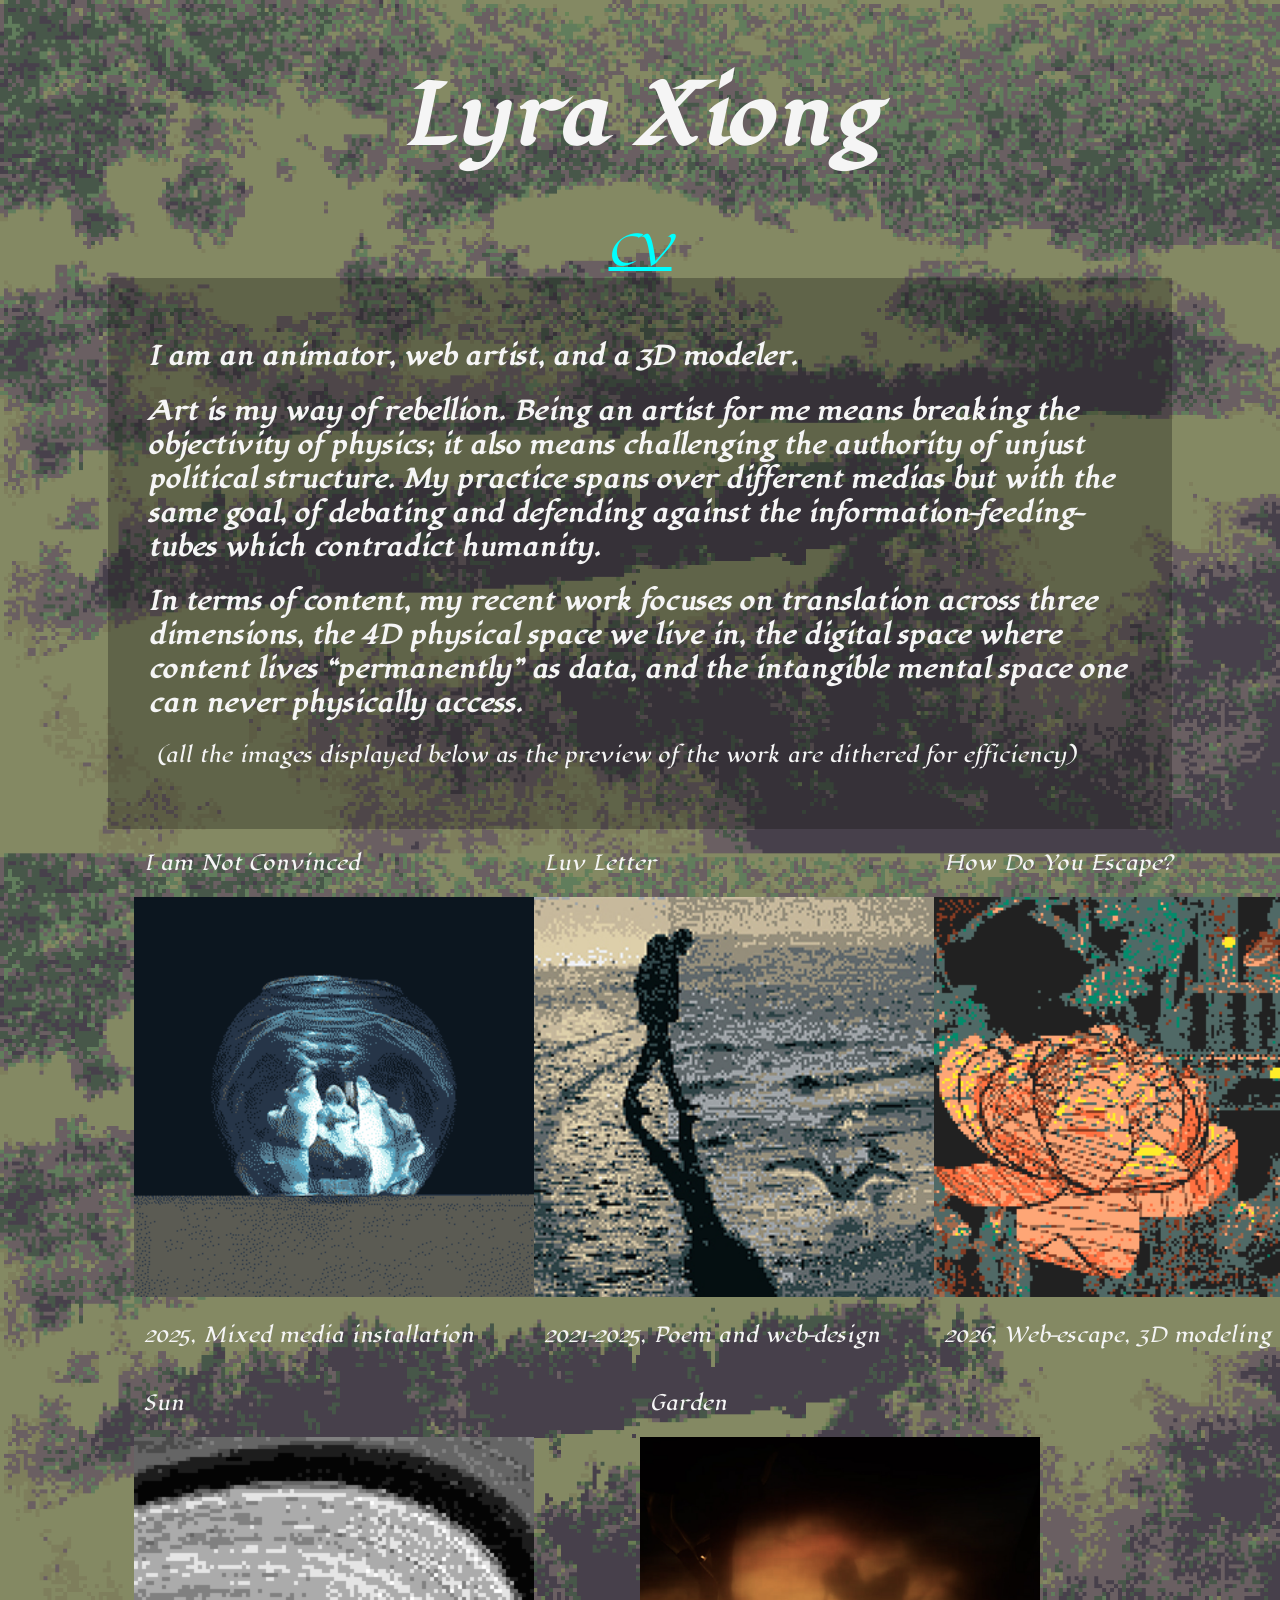
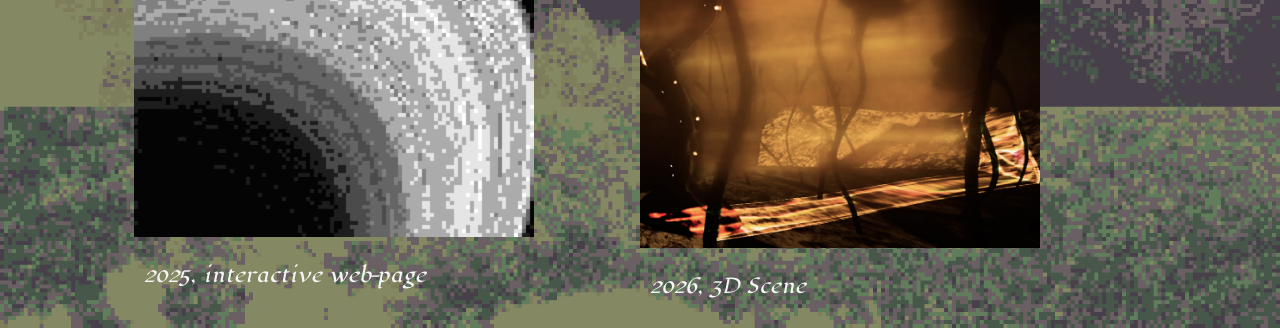
<file: index.html>
<!doctype html>
<html lang="en">
    <head>
        <meta charset="UTF-8" />
        <link rel="stylesheet" type="text/css" href="./style.css" />
        <title>Lyra Xiong</title>
    </head>
    <body>
        <div class="heading">
            <h1>Lyra Xiong</h1>
            <a href="./CV/">CV</a>
            <!--<a href="./Sun/">Sun</a>-->
        </div>
        <div class="paragraph">
            <h2>I am an animator, web artist, and a 3D modeler.</h2>
            <h2>
                Art is my way of rebellion. Being an artist for me means breaking the objectivity of physics; it also
                means challenging the authority of unjust political structure. My practice spans over different medias
                but with the same goal, of debating and defending against the information-feeding-tubes which contradict
                humanity.
            </h2>
            <h2>
                In terms of content, my recent work focuses on translation across three dimensions, the 4D physical
                space we live in, the digital space where content lives “permanently” as data, and the intangible mental
                space one can never physically access.
            </h2>
            <p>(all the images displayed below as the preview of the work are dithered for efficiency)</p>
        </div>
        <div class="imgGrid">
            <!--I am not Convinced-->
            <div class="column">
                <div class="container">
                    <p>I am Not Convinced</p>

                    <a href="./IamNotConvinced/" class="block-link">
                        <img class="initial" src="dither_ImNot.jpg" width="400px" alt="Initial Image" />
                        <img class="hover-image" src="IamNot_optimize.gif" width="400px" alt="Hover Image" />
                    </a>
                    <p>2025, Mixed media installation</p>
                </div>
            </div>
            <!--end of I am not Convinced-->
            <!--Luv Letter-->
            <div class="column">
                <div class="container">
                    <p>Luv Letter</p>
                    <a href="./LuvLetter/" class="block-link">
                        <img class="initial" src="Luvletter_ini.jpg" width="400px" alt="Initial Image" />
                        <img class="hover-image" src="WalkMan_resize.gif" width="400px" alt="Hover Image" />
                    </a>
                    <p>2021-2025, Poem and web-design</p>
                </div>
            </div>
            <!--how do you escape-->
            <!--end of Luv Letter-->
            <div class="column">
                <div class="container">
                    <p>How Do You Escape?</p>
                    <a href="./HowDoYouEscape%20-%20Copy/" class="block-link">
                        <img class="initial" src="dither_lotus1.jpg" width="400px" alt="Initial Image" />
                        <img class="hover-image" src="dither_lotus2.jpg" width="400px" alt="Hover Image" />
                    </a>
                    <p>2026, Web-escape, 3D modeling</p>
                    <!--end of escape-->
                </div>
            </div>
        </div>

        <div class="imgGrid">
            <!--Sun-->
            <div class="column">
                <div class="container">
                    <p>Sun</p>
                    <a href="./Sun/" class="block-link">
                        <img class="initial" src="sun_dith.jpg" width="400px" alt="Initial Image" />
                        <img class="hover-image" src="Sun_rez.gif" width="400px" alt="Hover Image" />
                    </a>
                    <p>2025, interactive web-page</p>
                </div>
            </div>
            <!--Sun-->
            <div class="column">
                <div class="container">
                    <p>Garden</p>
                    <a href="./FinalProj/" class="block-link">
                        <img class="initial" src="CrystalTree.jpg" width="400px" alt="Initial Image" />
                        <img class="hover-image" src="CrystalTree_rez.gif" width="400px" alt="Hover Image" />
                    </a>
                    <p>2026, 3D Scene</p>
                </div>
            </div>
        </div>
    </body>
</html>
</file>
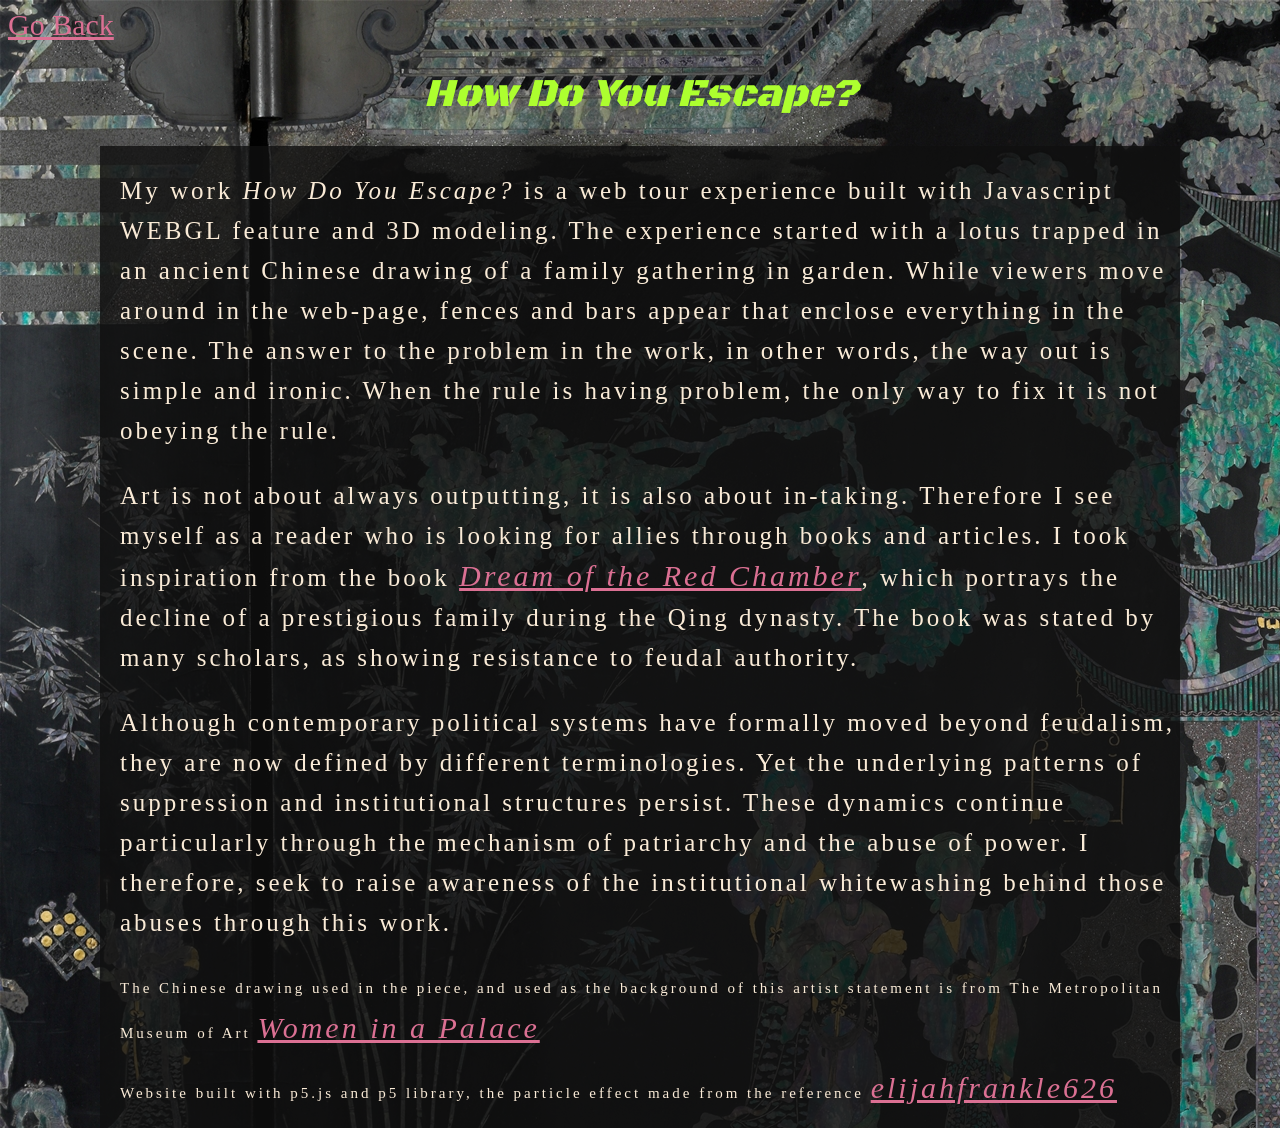
<file: ArtistStatement/index.html>
<!doctype html>
<html lang="en">
    <head>
        <meta charset="UTF-8" />
        <title>Artist Statement</title>
        <link rel="stylesheet" type="text/css" href="style.css" />
    </head>
    <body>
        <a href="../HowDoYouEscape%20-%20Copy/">Go Back</a>
        <h1>How Do You Escape?</h1>

        <div class="content">
            <p>
                My work <i>How Do You Escape?</i> is a web tour experience built with Javascript WEBGL feature and 3D
                modeling. The experience started with a lotus trapped in an ancient Chinese drawing of a family
                gathering in garden. While viewers move around in the web-page, fences and bars appear that enclose
                everything in the scene. The answer to the problem in the work, in other words, the way out is simple
                and ironic. When the rule is having problem, the only way to fix it is not obeying the rule.
            </p>
            <p>
                Art is not about always outputting, it is also about in-taking. Therefore I see myself as a reader who
                is looking for allies through books and articles. I took inspiration from the book
                <a href="https://theme.npm.edu.tw/NPMdreamredchamber/en"><i>Dream of the Red Chamber</i></a
                >, which portrays the decline of a prestigious family during the Qing dynasty. The book was stated by
                many scholars, as showing resistance to feudal authority. 
            </p>
            <p>
                Although contemporary political systems have formally moved beyond feudalism, they are now defined by
                different terminologies. Yet the underlying patterns of suppression and institutional structures
                persist. These dynamics continue particularly through the mechanism of patriarchy and the abuse of
                power. I therefore, seek to raise awareness of the institutional whitewashing behind those abuses
                through this work.
            </p>
            <div class="smaller">
                <p>
                    The Chinese drawing used in the piece, and used as the background of this artist statement is from
                    The Metropolitan Museum of Art
                    <i><a href="https://www.metmuseum.org/art/collection/search/57821">Women in a Palace</a></i>
                </p>
                <p>
                    Website built with p5.js and p5 library, the particle effect made from the reference
                    <i><a href="https://editor.p5js.org/elijahfrankle626/sketches/wfc5HpQ9g">elijahfrankle626</a></i>
                </p>
            </div>
        </div>
    </body>
</html>
</file>
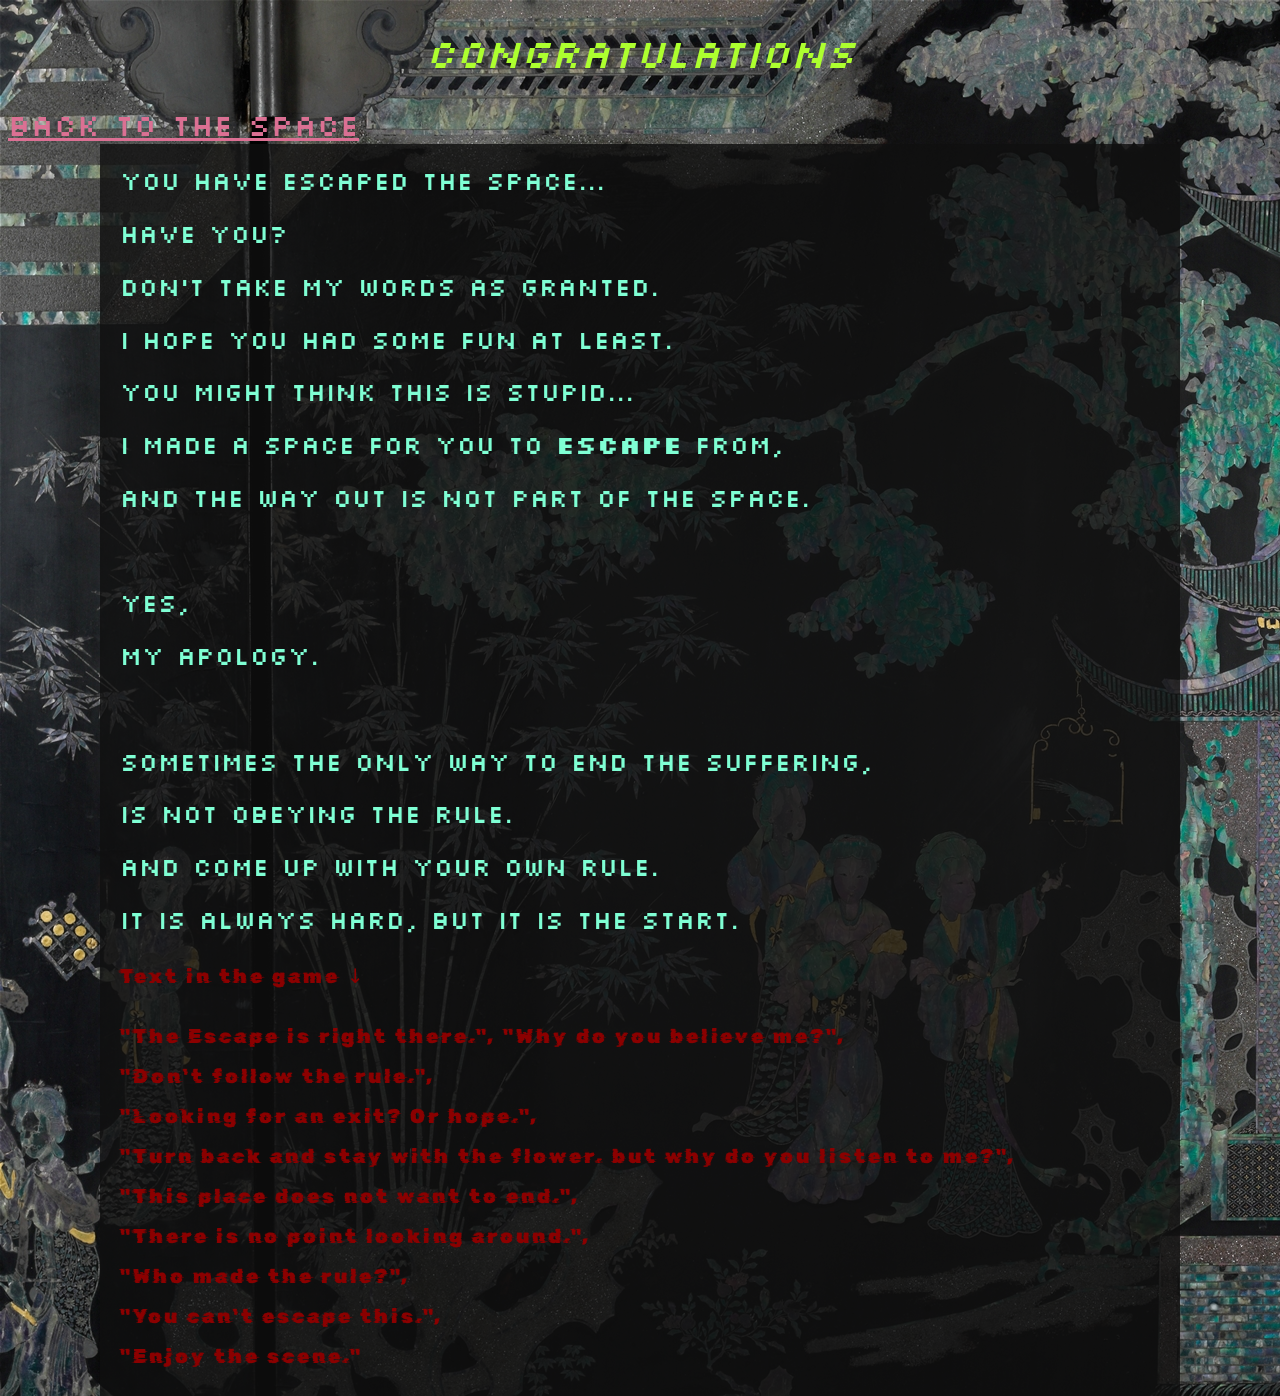
<file: Congratulations/index.html>
<!doctype html>
<html lang="en">
    <head>
        <meta charset="UTF-8" />
        <title>Congratulations</title>
        <link rel="stylesheet" type="text/css" href="style.css" />
    </head>
    <body>
        <h1>Congratulations</h1>
        <a href="../HowDoYouEscape%20-%20Copy/">Back to the space</a>
        <div class="content">
            <h2>You have escaped the space...</h2>
            <h2>Have you?</h2>
            <h2>Don't take my words as granted.</h2>
            <h2>I hope you had some fun at least.</h2>
            <h2>You might think this is stupid...</h2>
            <h2>I made a space for you to <strong>escape</strong> from,</h2>
            <h2>And the way out is NOT part of the space.</h2>
            <br />
            <h2>Yes,</h2>
            <h2>My apology.</h2>
          
            <br>
            <h2>Sometimes the only way to end the suffering,</h2>
            <h2>Is not obeying the rule.</h2>
            <h2>And come up with your own rule.</h2>
            <h2>It is always hard, but it is the start.</h2>
            <p>Text in the game ↓</p>
            <p>"The Escape is right there.",
  "Why do you believe me?",
                <br>
  "Don't follow the rule.",
                <br>
  "Looking for an exit? Or hope.",
                <br>
  "Turn back and stay with the flower. but why do you listen to me?",
                <br>
  "This place does not want to end.",
                <br>
  "There is no point looking around.",
                <br>
  "Who made the rule?",
                <br>
  "You can't escape this.",
                <br>
  "Enjoy the scene."</p>
        </div>
    </body>
</html>
</file>
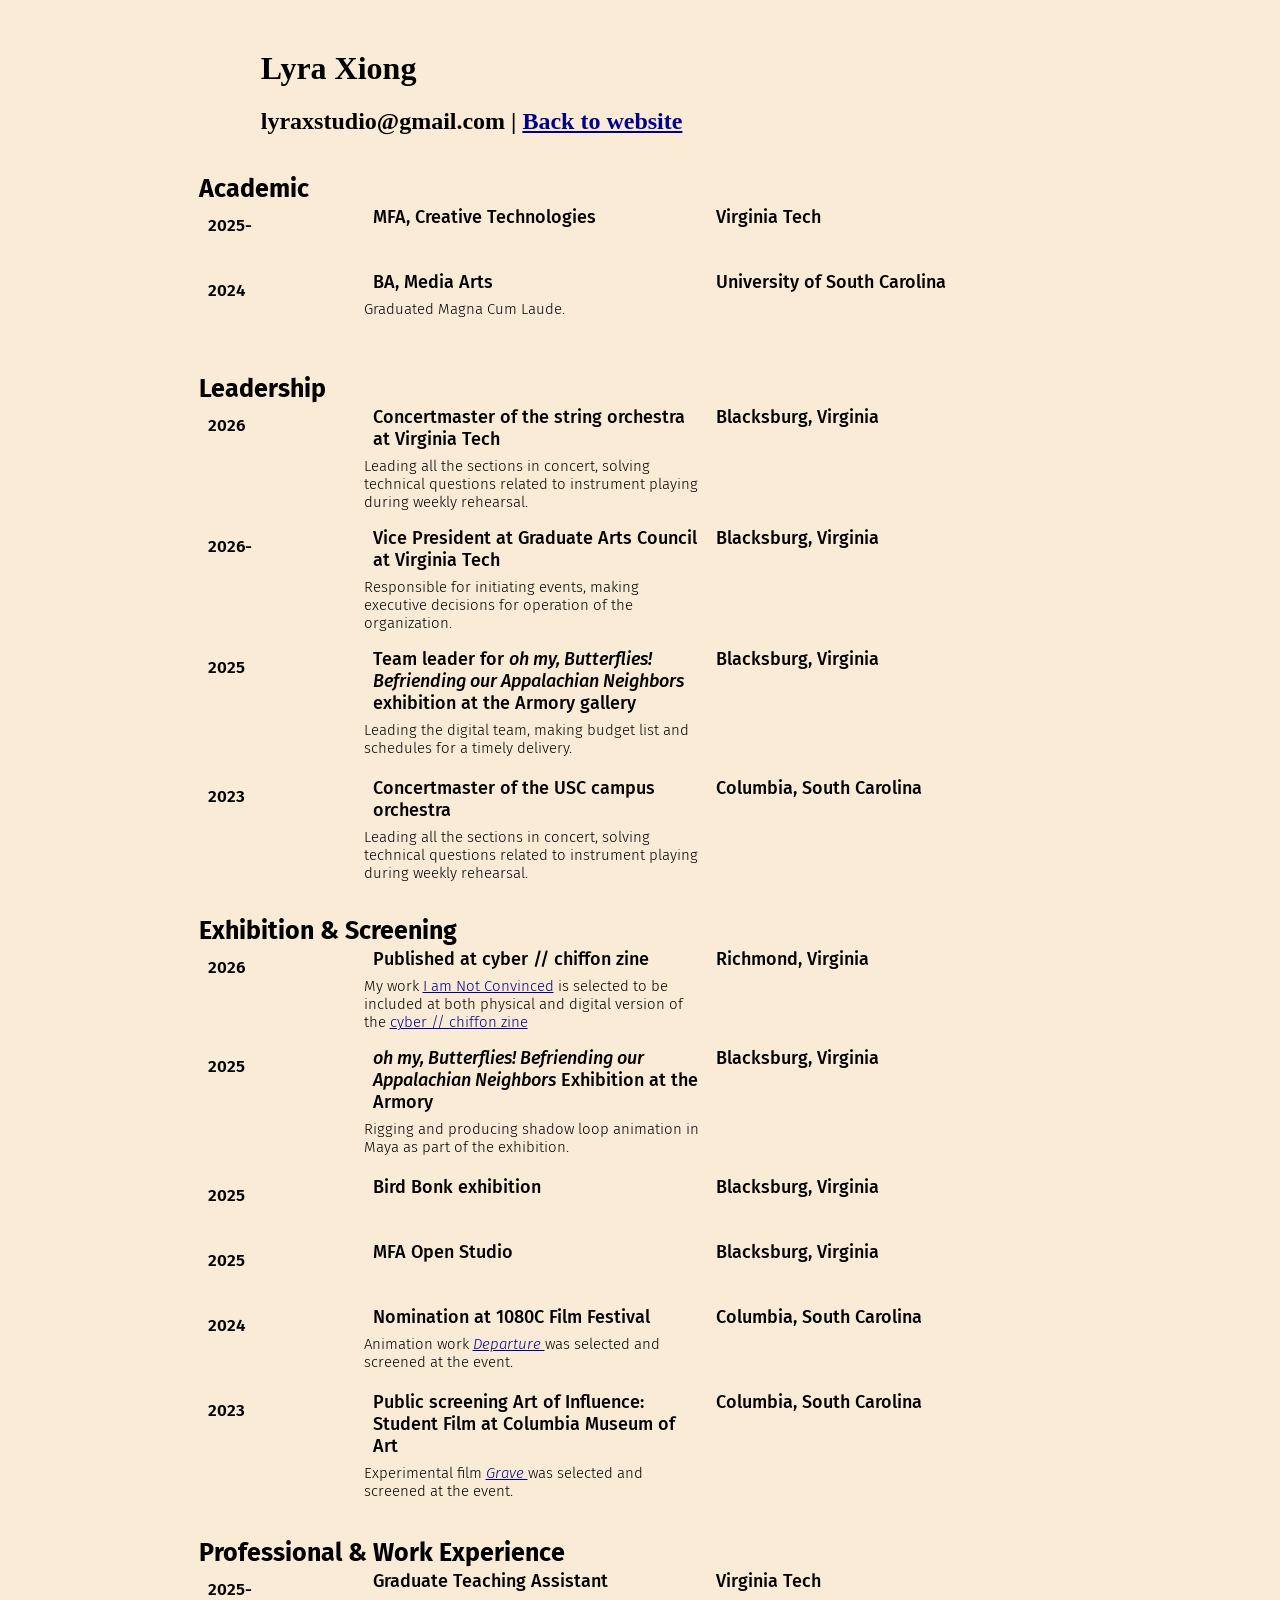
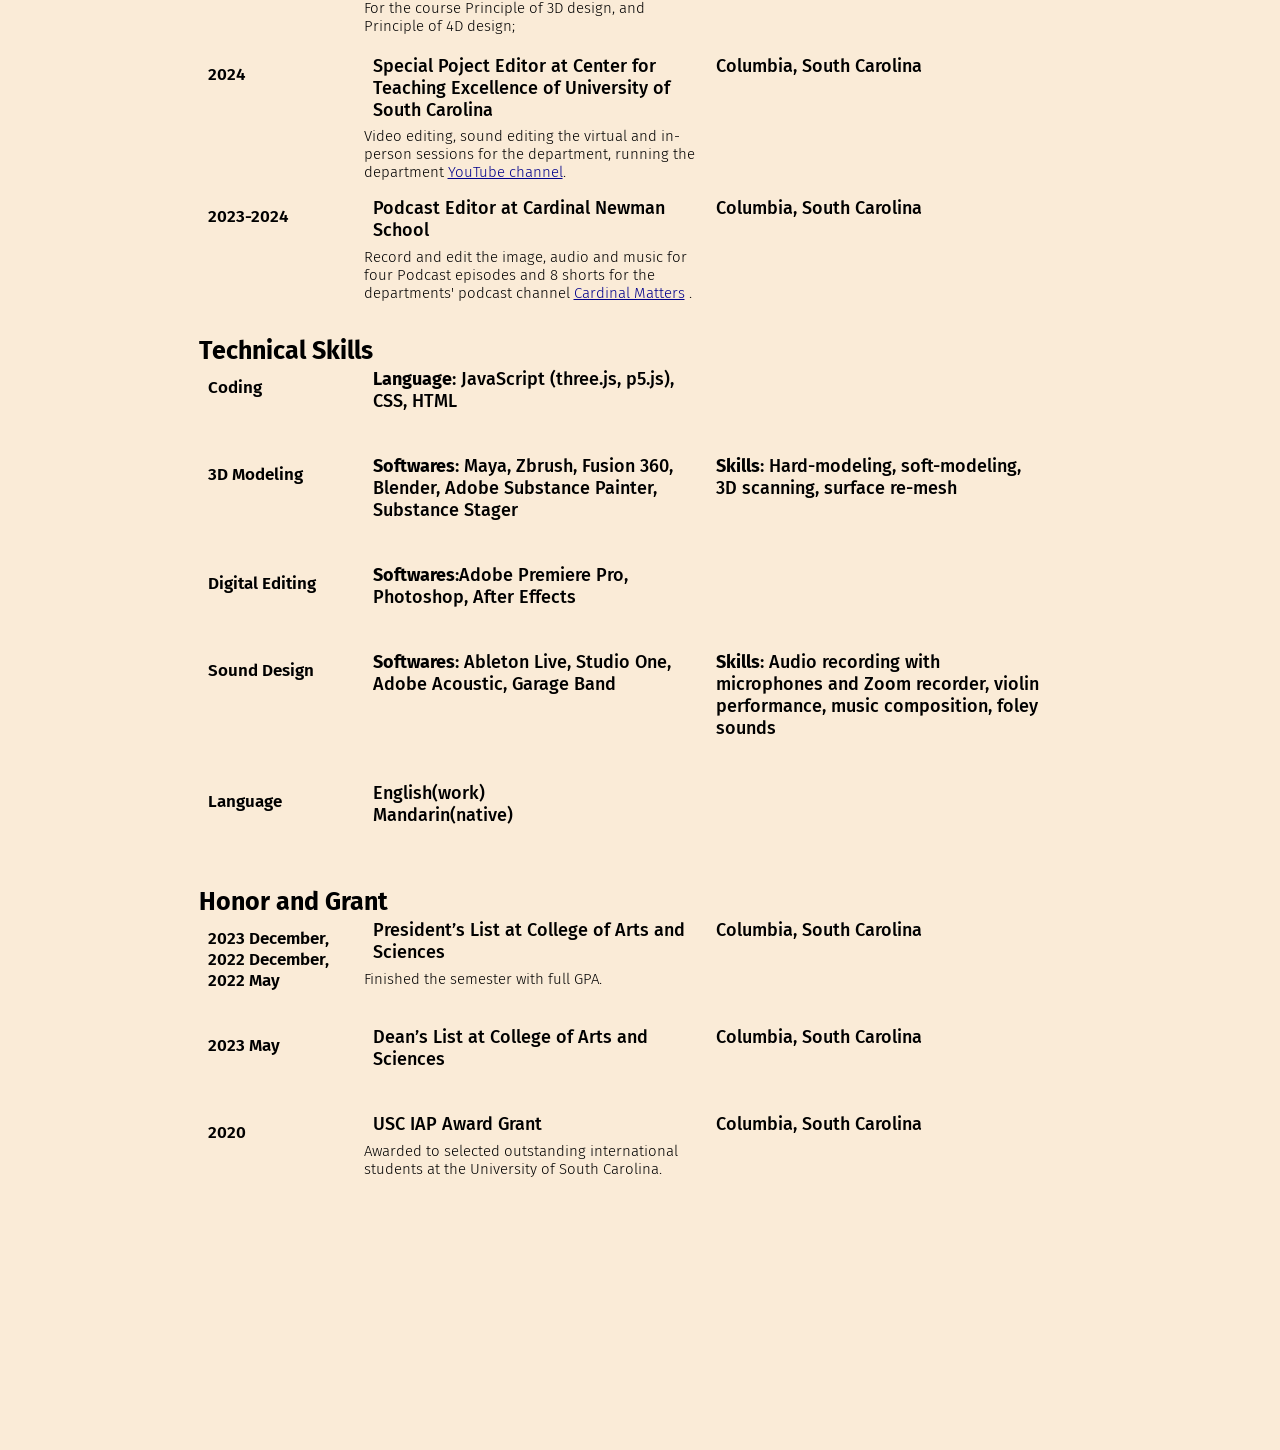
<file: CV/index.html>
<!doctype html>
<html lang="en">
    <head>
        <meta charset="UTF-8" />
        <link rel="stylesheet" type="text/css" href="./style.css" />
        <title>Lyra Xiong CV</title>
    </head>
    <body>
        <div class="titleWrap">
            <h1>Lyra Xiong</h1>
            <h2>lyraxstudio@gmail.com | <a href="https://lyraxstudio-lyra.github.io/lyraxiong/">Back to website</a></h2>
        </div>
        <!-- h3 are for the category, h4 for title, p for location>
        <div class="pageWrap">
            <!--<div class="head">-->
        <br />
        <div class="pageWrap">
            <h3>Academic</h3>

            <!--<h3>2026 Janurary - Present</h3>-->

            <div class="content">
                <h4>2025-</h4>
                <h6>MFA, Creative Technologies</h6>
                <h6>Virginia Tech</h6>
            </div>
            <div class="content">
                <h4>2024</h4>
                <h6>BA, Media Arts</h6>
                <h6>University of South Carolina</h6>
            </div>
            <div class="detail">
                <h4></h4>
                <p>Graduated Magna Cum Laude.</p>
                <p></p>
            </div>
            <br />

            <h3>Leadership</h3>
            <div class="content">
                <h4>2026</h4>
                <h6>Concertmaster of the string orchestra at Virginia Tech</h6>
                <h6>Blacksburg, Virginia</h6>
            </div>
            <div class="detail">
                <h4></h4>
                <p>
                    Leading all the sections in concert, solving technical questions related to instrument playing
                    during weekly rehearsal.
                </p>
                <p></p>
            </div>

            <div class="content">
                <h4>2026-</h4>
                <h6>Vice President at Graduate Arts Council at Virginia Tech</h6>
                <h6>Blacksburg, Virginia</h6>
            </div>
            <div class="detail">
                <h4></h4>
                <p>Responsible for initiating events, making executive decisions for operation of the organization.</p>
                <p></p>
            </div>
            <div class="content">
                <h4>2025</h4>
                <h6>
                    Team leader for <i>oh my, Butterflies! Befriending our Appalachian Neighbors </i> exhibition at the
                    Armory gallery
                </h6>
                <h6>Blacksburg, Virginia</h6>
            </div>
            <div class="detail">
                <h4></h4>
                <p>Leading the digital team, making budget list and schedules for a timely delivery.</p>
                <p></p>
            </div>
            <div class="content">
                <h4>2023</h4>
                <h6>Concertmaster of the USC campus orchestra</h6>
                <h6>Columbia, South Carolina</h6>
            </div>
            <div class="detail">
                <h4></h4>
                <p>
                    Leading all the sections in concert, solving technical questions related to instrument playing
                    during weekly rehearsal.
                </p>
                <p></p>
            </div>

            <br />
            <h3>Exhibition & Screening</h3>
             <div class="content">
                <h4>2026</h4>
                <h6>Published at cyber // chiffon zine</h6>
                <h6>Richmond, Virginia</h6>
            </div>
            <div class="detail">
                <h4></h4>
                <p>My work <a href="../IamNotConvinced/">I am Not Convinced</a> is selected to be included at both physical and digital version of the <a href="https://www.instagram.com/cyberchiffon/">cyber // chiffon zine</a></p>
                <p></p>
            </div>
            <div class="content">
                <h4>2025</h4>
                <h6><i>oh my, Butterflies! Befriending our Appalachian Neighbors</i> Exhibition at the Armory</h6>
                <h6>Blacksburg, Virginia</h6>
            </div>
            <div class="detail">
                <h4></h4>
                <p>Rigging and producing shadow loop animation in Maya as part of the exhibition.</p>
                <p></p>
            </div>
            <div class="content">
                <h4>2025</h4>
                <h6>Bird Bonk exhibition</h6>
                <h6>Blacksburg, Virginia</h6>
            </div>
            <div class="content">
                <h4>2025</h4>
                <h6>MFA Open Studio</h6>
                <h6>Blacksburg, Virginia</h6>
            </div>
            <div class="content">
                <h4>2024</h4>
                <h6>Nomination at 1080C Film Festival</h6>
                <h6>Columbia, South Carolina</h6>
            </div>
            <div class="detail">
                <h4></h4>
                <p>
                    Animation work <a href="https://youtu.be/CHImro8m7SA"><i>Departure </i></a>was selected and screened
                    at the event.
                </p>
                <p></p>
            </div>
            <div class="content">
                <h4>2023</h4>
                <h6>Public screening Art of Influence: Student Film at Columbia Museum of Art</h6>
                <h6>Columbia, South Carolina</h6>
            </div>
            <div class="detail">
                <h4></h4>
                <p>
                    Experimental film <a href="https://youtu.be/HVEEnCjAOaQ"><i>Grave </i></a> was selected and screened
                    at the event.
                </p>
                <p></p>
            </div>

            <br />
            <h3>Professional & Work Experience</h3>

            <div class="content">
                <h4>2025-</h4>
                <h6>Graduate Teaching Assistant</h6>
                <h6>Virginia Tech</h6>
            </div>
            <div class="detail">
                <h4></h4>
                <p>For the course Principle of 3D design, and Principle of 4D design;</p>
                <p></p>
            </div>
            <div class="content">
                <h4>2024</h4>
                <h6>Special Poject Editor at Center for Teaching Excellence of University of South Carolina</h6>
                <h6>Columbia, South Carolina</h6>
            </div>
            <div class="detail">
                <h4></h4>
                <p>
                    Video editing, sound editing the virtual and in-person sessions for the department, running the
                    department <a href="https://www.youtube.com/@UnivSouthCarolinaCTE/videos">YouTube channel</a>.
                </p>
                <p></p>
            </div>
            <div class="content">
                <h4>2023-2024</h4>
                <h6>Podcast Editor at Cardinal Newman School</h6>
                <h6>Columbia, South Carolina</h6>
            </div>
            <div class="detail">
                <h4></h4>
                <p>
                    Record and edit the image, audio and music for four Podcast episodes and 8 shorts for the
                    departments' podcast channel
                    <a href="https://www.cnhs.org/student-life/media">Cardinal Matters</a> .
                </p>
                <p></p>
            </div>
            <br />
            <h3>Technical Skills</h3>
            <div class="content">
                <h4>Coding</h4>
                <h6><strong>Language</strong>: JavaScript (three.js, p5.js), CSS, HTML</h6>
                <h6></h6>
            </div>
            <div class="content">
                <h4>3D Modeling</h4>
                <h6>
                    <strong>Softwares</strong>: Maya, Zbrush, Fusion 360, Blender, Adobe Substance Painter, Substance
                    Stager
                </h6>
                <h6><strong>Skills</strong>: Hard-modeling, soft-modeling, 3D scanning, surface re-mesh</h6>
            </div>
            <div class="content">
                <h4>Digital Editing</h4>
                <h6><strong>Softwares</strong>:Adobe Premiere Pro, Photoshop, After Effects</h6>
                <h6></h6>
            </div>
            <div class="content">
                <h4>Sound Design</h4>
                <h6><strong>Softwares</strong>: Ableton Live, Studio One, Adobe Acoustic, Garage Band</h6>
                <h6>
                    <strong>Skills</strong>: Audio recording with microphones and Zoom recorder, violin performance,
                    music composition, foley sounds
                </h6>
            </div>
            <div class="content">
                <h4>Language</h4>
                <h6>
                    English(work) <br />
                    Mandarin(native)
                </h6>
                <h6></h6>
            </div>
            <br />
            <h3>Honor and Grant</h3>
            <div class="content">
                <h4>2023 December, 2022 December, 2022 May</h4>
                <h6>President’s List at College of Arts and Sciences</h6>
                <h6>Columbia, South Carolina</h6>
            </div>
            <div class="detail">
                <h4></h4>
                <p>Finished the semester with full GPA.</p>
                <p></p>
            </div>
            <div class="content">
                <h4>2023 May</h4>
                <h6>Dean’s List at College of Arts and Sciences</h6>
                <h6>Columbia, South Carolina</h6>
            </div>
            <div class="content">
                <h4>2020</h4>
                <h6>USC IAP Award Grant</h6>
                <h6>Columbia, South Carolina</h6>
            </div>
            <div class="detail">
                <h4></h4>
                <p>Awarded to selected outstanding international students at the University of South Carolina.</p>
                <p></p>
            </div>
        </div>
    </body>
</html>
</file>
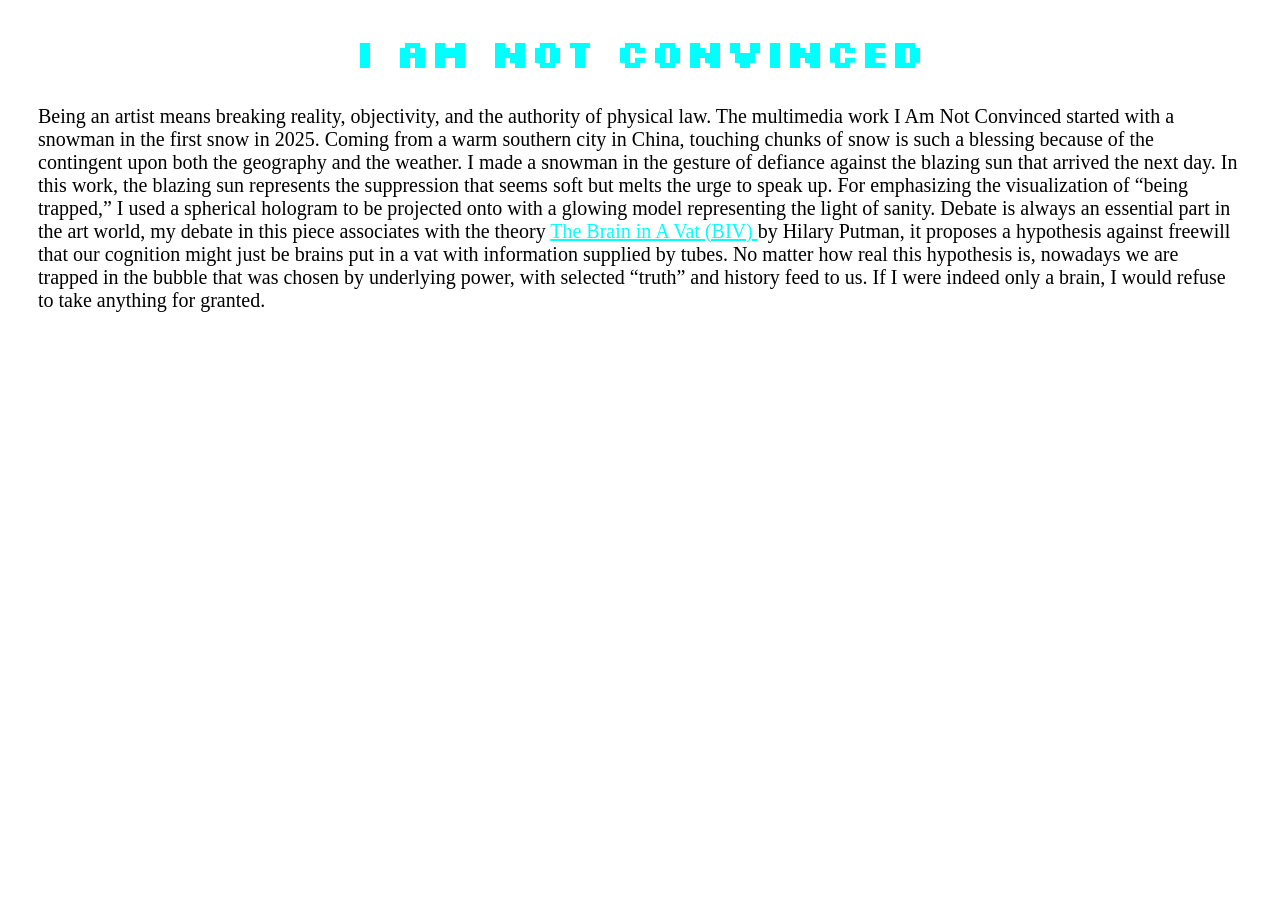
<file: IamNotConvinced/index.html>
<!doctype html>
<html lang="en">
    <head>
        <meta charset="UTF-8" />
        <link rel="stylesheet" type="text/css" href="./style.css" />
        <title>I am Not Convinced</title>
    </head>
    <body>
        <div class="title">
            <h1>I am Not Convinced</h1>
        </div>
        <div class="wrap">
        <p>
            Being an artist means breaking reality, objectivity, and the authority of physical law. The multimedia work
            I Am Not Convinced started with a snowman in the first snow in 2025. Coming from a warm southern city in
            China, touching chunks of snow is such a blessing because of the contingent upon both the geography and the
            weather. I made a snowman in the gesture of defiance against the blazing sun that arrived the next day. In
            this work, the blazing sun represents the suppression that seems soft but melts the urge to speak up. For
            emphasizing the visualization of “being trapped,” I used a spherical hologram to be projected onto with a
            glowing model representing the light of sanity. Debate is always an essential part in the art world, my
            debate in this piece associates with the theory
            <a href="https://philosophy.as.uky.edu/sites/default/files/Brains%20in%20a%20Vat%20-%20Hilary%20Putnam.pdf"
                >The Brain in A Vat (BIV)
            </a>
            by Hilary Putman, it proposes a hypothesis against freewill that our cognition might just be brains put in a
            vat with information supplied by tubes. No matter how real this hypothesis is, nowadays we are trapped in
            the bubble that was chosen by underlying power, with selected “truth” and history feed to us. If I were
            indeed only a brain, I would refuse to take anything for granted.
        </p>
            </div>
    </body>
</html>
</file>
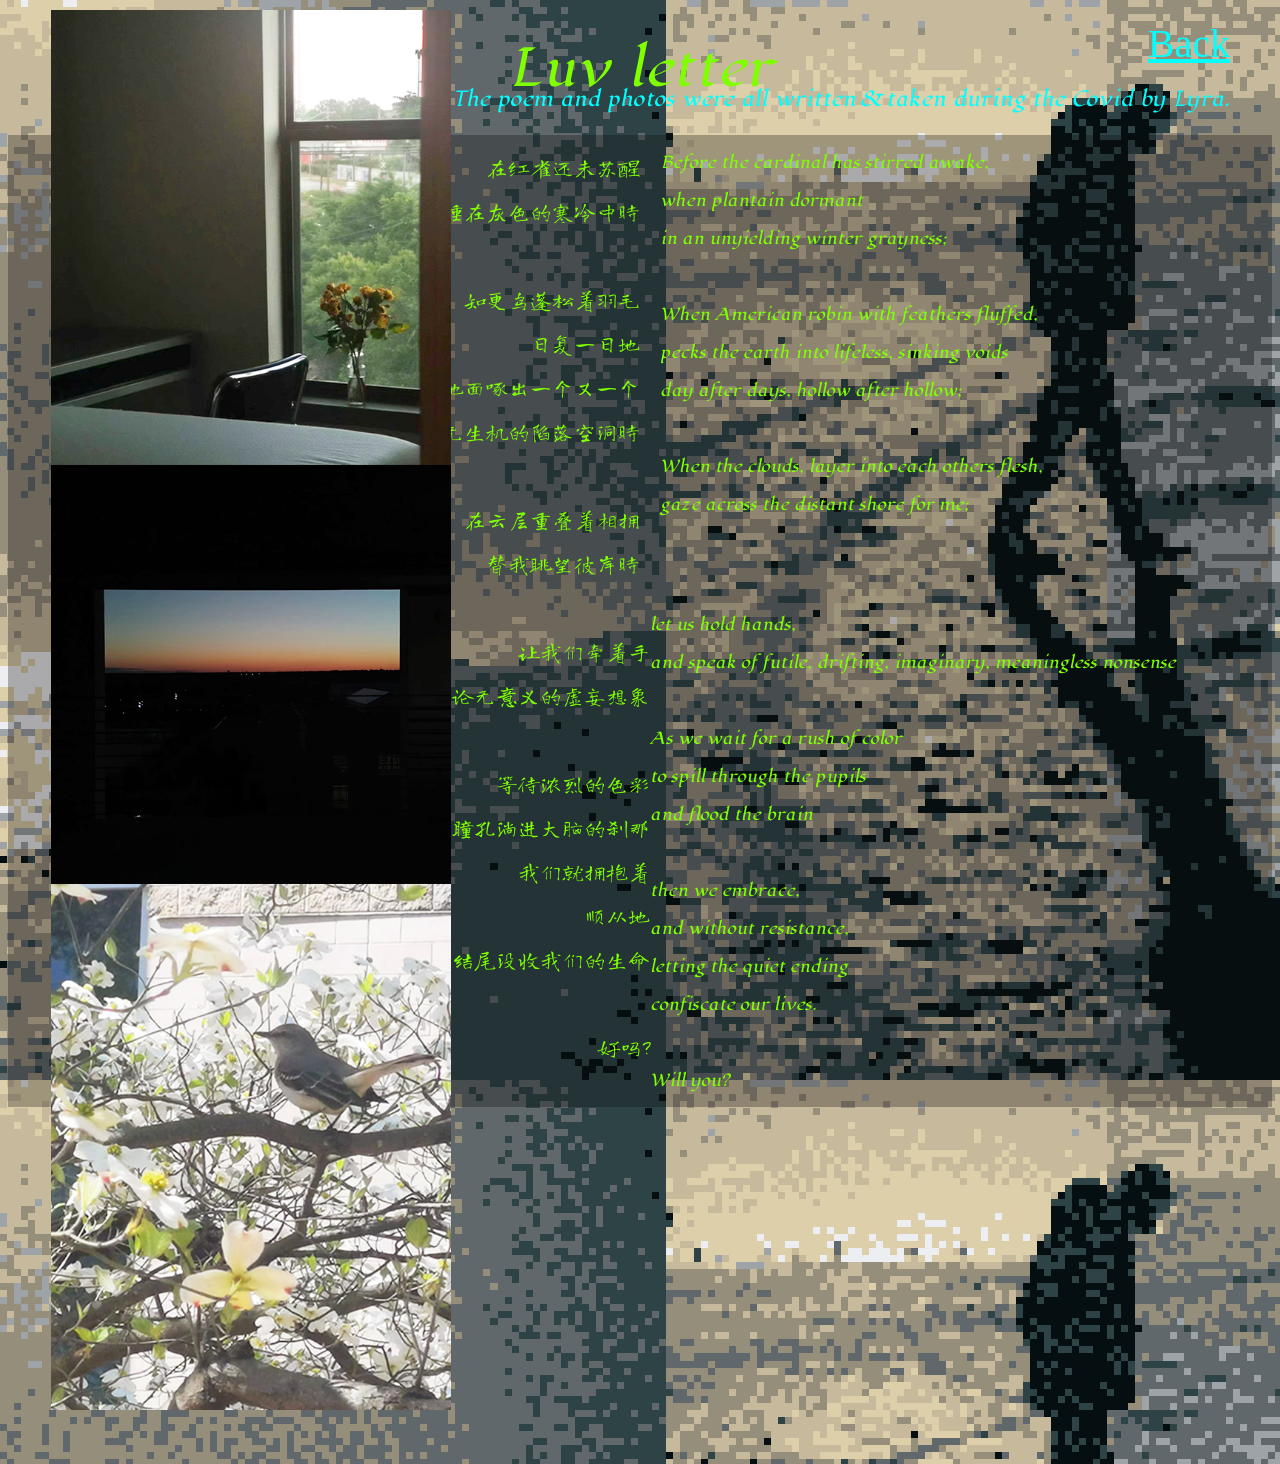
<file: LuvLetter/index.html>
<!doctype html>
<html lang="en">
    <head>
        <link rel="stylesheet" type="text/css" href="./style.css" />
        <meta charset="UTF-8" />
        <title>Luv letter</title>
    </head>
    <body>
        <h1>Luv letter</h1>
        <div class="link">
            <a href="/lyraxiong/">Back</a>
    
        </div>
        <div class="explain">
        <p>The poem and photos were all written & taken during the Covid by Lyra.</p>
        </div>
        <!--
        <div align="center">
        <div class="letterIndividual4">
        <p>The poem and photos were all written and taken by Lyra during the Covid. </p>
        <p></p>    
        </div>
            </div>
            -->
        <!--
        <div class="img1">
        <img src="dither_it_IMG_5980.jpeg" width="200px">
        </div>
        -->
        <!--
        <div class="img2">
        <img src="dither_it_IMG_5982_bird1.jpeg" width="200px">
        </div>
        -->
        <div class="imgGrid1">
            <div class="column">
                <div class="container">
                    <a href="./IamNotConvinced/" class="block-link">
                        <img class="initial" src="source1.png" width="400px" alt="Initial Image" />
                        <img class="hover-image" src="dither_source1_hollow.png" width="400px" alt="Hover Image" />
                    </a>
                </div>
            </div>
        </div>
        <div class="HiddenText">
            <h2>I</h2>
            <h2>thought</h2>
            <h2>This is</h2>
            <h2>Mine space</h2>
            <br>
            <br>
            <br>
            <br>
            <br>
            <h2>What's beyond the shore.</h2>
        </div>

        <!--
        <div class="imgGrid2">
            <div class="column">
                <div class="container">
                    <a href="./IamNotConvinced/" class="block-link">
                        <img class="initial" src="source2_full.jpg" width="400px" alt="Initial Image" />
                        <img class="hover-image" src="dither_source2_hollow.png" width="400px" alt="Hover Image" />
                    </a>
                  
                </div>
                     </div>
        </div>
        -->

        <div class="enCh">
            <div class="letterIndividual1">
                <p>在红雀还未苏醒</p>
                <p>车前草沉睡在灰色的寒冷中时</p>
                <br />
                <p>知更鸟蓬松着羽毛</p>
                <p>日复一日地</p>
                <p>将地面啄出一个又一个</p>
                <p>毫无生机的陷落空洞时</p>
                <br />
                <p>在云层重叠着相拥</p>
                <p>替我眺望彼岸时</p>
            </div>
            <div class="letterIndividual2">
                <p>Before the cardinal has stirred awake,</p>
                <p>when plantain dormant</p>
                <p>in an unyielding winter grayness;</p>
                <br />
                <p>When American robin with feathers fluffed,</p>
                <p>pecks the earth into lifeless, sinking voids</p>
                <p>day after days, hollow after hollow;</p>
                <br />
                <p>When the clouds, layer into each others flesh,</p>
                <p>gaze across the distant shore for me;</p>
                <br />
            </div>
        </div>
        <div class="enCh">
            <div class="letterIndividual3">
                <br />
                <p>让我们牵着手</p>
                <p>谈论无意义的虚妄想象</p>
                <br />
                <p>等待浓烈的色彩</p>
                <p>顺着瞳孔淌进大脑的刹那</p>
                <p>我们就拥抱着</p>
                <p>顺从地</p>
                <p>让寂静的结尾没收我们的生命</p>
                <br />
                <p>好吗?</p>
            </div>
            <!--
            <div class="letterIndividual2">
                <p>Before the cardinal has stirred awake,</p>
                <p>when plantain dormant</p>
                <p>in an unyielding winter grayness;</p>
                <br />
                <p>When American robin with feathers fluffed,</p>
                <p>pecks the earth into lifeless, sinking voids</p>
                <p>day after days, hollow after hollow;</p>
                <br />
                <p>When the clouds, layer into each others flesh,</p>
                <p>gaze across the distant shore for me;</p>
                <br />
            </div>
            -->
            <div class="letterIndividual4">
                <p>let us hold hands,</p>
                <p>and speak of futile, drifting, imaginary, meaningless nonsense</p>
                <br />
                <p>As we wait for a rush of color</p>
                <p>to spill through the pupils</p>
                <p>and flood the brain</p>
                <br />
                <p>then we embrace,</p>
                <p>and without resistance,</p>
                <p>letting the quiet ending</p>
                <p>confiscate our lives.</p>
                <br />
                <p>Will you?</p>
            </div>
             
        </div>
       
    </body>
</html>
</file>
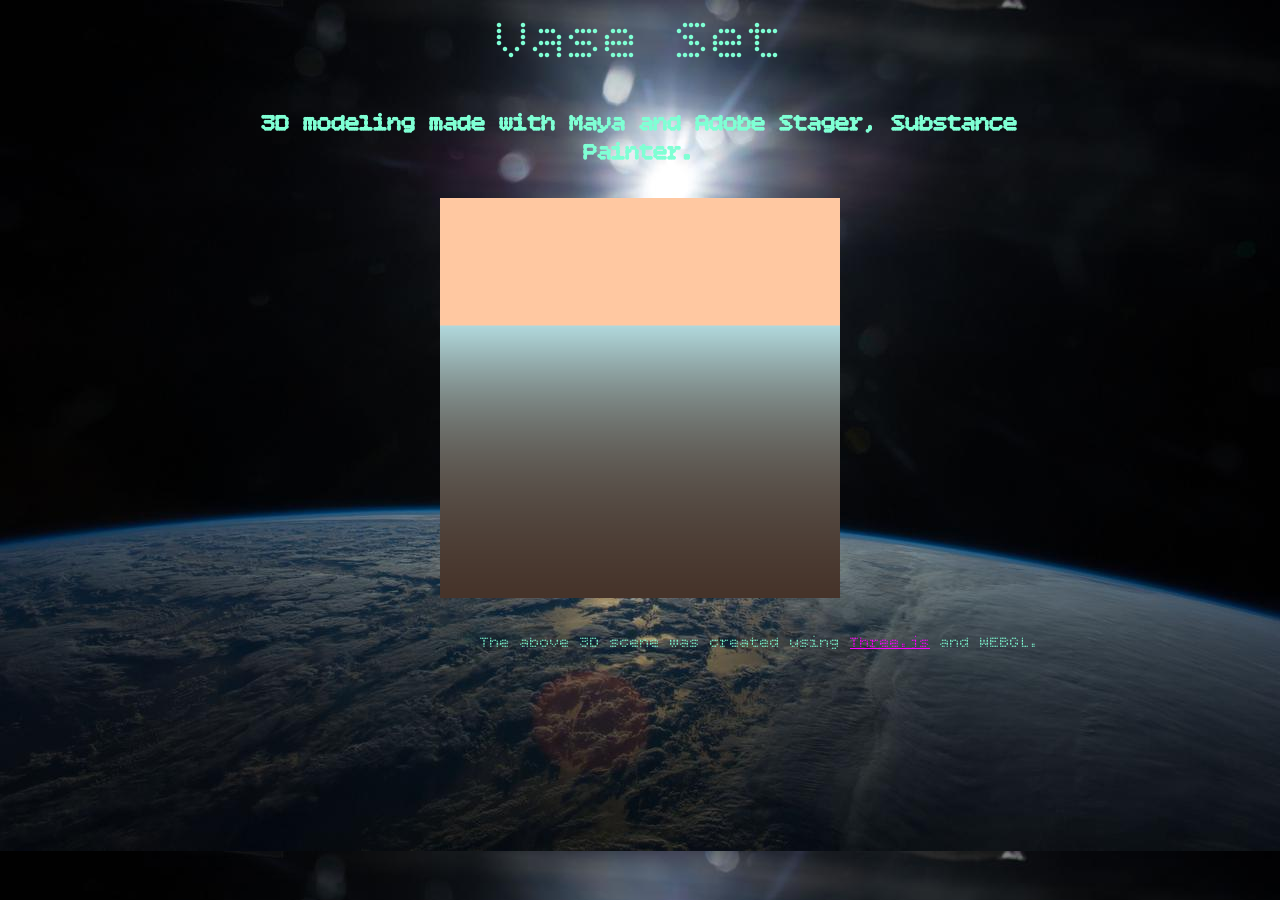
<file: VaseSet/index.html>
<!doctype html>
<html lang="en">
    <head>
        <meta charset="UTF-8" />
        <title>Web 3D - Spring 2026 - Three.js Base</title>
        <link rel="stylesheet" type="text/css" href="./style.css" />
        <link rel="preconnect" href="https://fonts.googleapis.com" />
        <link rel="preconnect" href="https://fonts.gstatic.com" crossorigin />
        <link
            href="https://fonts.googleapis.com/css2?family=Cascadia+Code:ital,wght@0,200..700;1,200..700&display=swap"
            rel="stylesheet" />
       
        <!-- Needed for Three.js resources to connect to script. -->
        <script type="importmap">
			{
				"imports": {
					"three": "./src/three.module.js",
					"three/addons/": "./src/"
				}
			}
		</script>
        <!-- Three.js scene script, must contain module type. -->
        <script type= "module" src="./script.js"></script>
    </head>
    <body>
        <main>
            <h1>Vase Set</h1>
            <h2 class="subtitle">
    3D modeling made with Maya and Adobe Stager, Substance Painter.
            </h2>
            <!-- Div for Three.js scene. -->
            <div id="3-holder"></div>
            <p class="caption">
                The above 3D scene was created using <a href="https://threejs.org/">Three.js</a> and WEBGL.
            </p>
            <br />
            <!--
            <p>
                To download the source code of this website as an example, head to:
            </p>
            -->
            <!--<p><a href="https://github.com/cthompto/basic-threejs">https://github.com/cthompto/basic-threejs</a></p>-->
        </main>
    </body>
</html>
</file>
<file: style.css>
@import url("https://fonts.googleapis.com/css2?family=Bitcount+Single:wght@100..900&family=Black+Ops+One&family=Geo:ital@0;1&family=Long+Cang&family=Lugrasimo&display=swap");

body {
    background-image: url(bg1_bright.jpg);
    color: whitesmoke;
    background-size: 100%;
}

h2 {
    font-size: 25px;
}
a { color: aqua;
}
p{
    /*align-content: center;*/
      font-family: "Lugrasimo", cursive;
    text-align: left;
    font-size: 20px;
    padding-left: 10px;
    position: relative;
}
div.heading {
    font-size: 40px;
    align-content: center;
    font-family: "Lugrasimo", cursive;
    font-weight: 400;
    font-style: normal;
    text-align: center;
}

div.paragraph {
    background-color: rgba(16, 16, 16, 0.3);
    margin-left: 100px;
    margin-right: 100px;
    padding: 40px;
    font-family: "Lugrasimo", cursive;
    font-size: 20px;
    font-weight: 400;
    font-style: normal;
}

/*
div.ImNot {
    background-image: url(bg1_bright.jpg);
    width: 400px;
    height: 300px;
    display: block;
}

div.ImNot: hover {
background-image: url(bg_dithered.jpg);
}
*/
div.imgGrid {
    display: flex;
   padding-left: 10%;
    padding-right: 10%;
}

div.column {
    flex: 20%;
}
.container .hover-image {
    /*
    width: 300px;
    height: 300px;
    */
    display: none;
    /*padding: 20px;*/
}

.container:hover .initial {
    width: 300px;
    height: 300px;
    display: none;
    /*padding: 20px;*/
}

.container:hover .hover-image {
    /*
    width: 300px;
    height: 300px;
    */
    display: block;
    /*padding: 20px;*/
}
</file>
<file: ArtistStatement/style.css>
@import url('https://fonts.googleapis.com/css2?family=Bitcount+Single:wght@100..900&family=Black+Ops+One&family=Geo:ital@0;1&display=swap');
body {
 background-image: url(OldDrawing.jpg);
 color: aquamarine;
  /*font-family: "Black Ops One", system-ui;*/
 /*font-family: "Bitcount Single", system-ui;*/
 font-style: normal;
 background-size: auto;
 gap: 20px;
}

h1 {
 font-family: "Black Ops One", system-ui;
 font-weight: 400;
 color: greenyellow;
 font-size: 40px;
 text-align: center;
 position: relative;
 font-style: italic;
}

a {
 /*top: 30px;*/
 /*left: 30px;*/
 color: palevioletred;
 position: relative;
 font-size: 30px;
}

/*
div.grayBox {
 background-color: grey;
 opacity: 0.5;
 align-content: center;
 left: 100px;
 right: 100px;
 justify-content: center;
 position: absolute;
}
*/
div.content {
  background-color:  rgba(16,16,16,0.8);
 padding-left: 20px;
 position: absolute;
 font-size: 25px;
 align-content: center;
 left: 100px;
 right: 100px;
 justify-content: center;
}

p {
 letter-spacing: 3px;
   /*font-family: "Geo", sans-serif;*/
  font-weight: 400;
  font-style: normal;
 line-height: 40px;
 color: antiquewhite;
}

div.smaller {
  font-size: 15px;
  /*line-height: 1px;*/
}
</file>
<file: Congratulations/style.css>
@import url("https://fonts.googleapis.com/css2?family=Courier+Prime:ital,wght@0,400;0,700;1,400;1,700&family=Eater&family=Playwrite+DK+Uloopet+Guides&family=Rubik+Glitch&family=Silkscreen:wght@400;700&display=swap");
body {
    background-image: url(OldDrawing.jpg);
      font-family: "Silkscreen", sans-serif;
        font-style: normal;
  font-weight: 400;
  /*font-style: normal;*/
    color: aquamarine;
    /*font-family: "Black Ops One", system-ui;*/
    /*font-family: "Bitcount Single", system-ui;*/
    background-size: auto;
    gap: 20px;
}

h1 {
    font-weight: 200;
    color: greenyellow;
    font-size: 40px;
    text-align: center;
    position: relative;
    font-style: italic;
}

h2 {
    font-size: 25px;
    font-weight: 100;
}
a {
    /*top: 30px;*/
    /*left: 30px;*/
    color: palevioletred;
    position: relative;
    font-size: 30px;
}

/*
div.grayBox {
 background-color: grey;
 opacity: 0.5;
 align-content: center;
 left: 100px;
 right: 100px;
 justify-content: center;
 position: absolute;
}
*/
div.content {
    background-color: rgba(16, 16, 16, 0.8);
    padding-left: 20px;
    position: absolute;
    font-size: 25px;
    align-content: center;
    left: 100px;
    right: 100px;
    justify-content: center;
}
p {
    font-family: "Rubik Glitch", system-ui;
    font-size: 20px;
  /*font-weight: 20;*/
    letter-spacing: 3px;
    /*font-family: "Geo", sans-serif;*/
    font-weight: 400;
    font-style: normal;
    line-height: 40px;
    color: darkred;
}
</file>
<file: CV/style.css>
@import url("https://fonts.googleapis.com/css2?family=Bitcount+Single:wght@100..900&family=Black+Ops+One&family=Faster+One&family=Fira+Sans:ital,wght@0,100;0,200;0,300;0,400;0,500;0,600;0,700;0,800;0,900;1,100;1,200;1,300;1,400;1,500;1,600;1,700;1,800;1,900&family=Geo:ital@0;1&family=Long+Cang&family=Lugrasimo&display=swap");
body {
    background-color: antiquewhite;
}

div.content {
    display: flex;
    /*margin: 16px;*/
    /*position: absolute;*/
    /*justify-content: space-between;*/
    /*align-items: center;*/
}
div.detail {
    display: flex;
    /*margin-top: -10px;*/
    /*font-size: 10px;*/
}

div.pageWrap {
    /*margin-top: 15%;*/
    margin-left: 15%;
    margin-right: 18%;
    margin-bottom: 20%;
}
div.titleWrap {
    margin-top: 50px;
    margin-left: 20%;
    margin-right: 20%;
}

h3 {
    font-family: "Fira Sans", sans-serif;
    font-weight: 700;
    font-style: normal;
    font-size: 25px;
    /*flex: 50%;*/
    text-align: left;
    margin: 1px;
}

div.link {
    position: absolute;
    right: 50px;
    top: 20px;
    font-size: 40px;
}
p {
    font-family: "Fira Sans", sans-serif;
    font-weight: 350;
    font-style: normal;
    margin-top: -35px;
    flex: 70%;
    font-size: 15px;
    text-align: left;
}
h4 {
    font-family: "Fira Sans", sans-serif;
    font-weight: 600;
    font-style: normal;
    font-size: 17px;
    flex: 30%;
    text-align: left;
    margin: 10px;
}

h6 {
    font-family: "Fira Sans", sans-serif;
    font-size: 18px;
    font-weight: 500;
    /*font-style: normal;*/
    flex: 70%;
    text-align: left;
    margin-left: 15px;
    margin-top: 1px;
    font-style: normal;
}

a {
    color: darkblue;
}
</file>
<file: IamNotConvinced/style.css>
@import url("https://fonts.googleapis.com/css2?family=Courier+Prime:ital,wght@0,400;0,700;1,400;1,700&family=Eater&family=Playwrite+DK+Uloopet+Guides&family=Rubik+Glitch&family=Silkscreen:wght@400;700&display=swap");

a {
  color: aqua;
}
div.link {
  position: absolute;
  right: 50px;
  top: 20px;
  font-size: 40px;
}

div.title {
  font-family: "Silkscreen", sans-serif;
  font-style: normal;
  /*font-weight: 400;*/
  font-weight: 200;
  color: aqua;
  font-size: 20px;
  text-align: center;
  position: relative;
  /*font-style: italic;*/
}

div.wrap {
  font-size: 20px;
  padding-left: 30px;
  padding-right: 30px;
}
</file>
<file: LuvLetter/style.css>
@import url("https://fonts.googleapis.com/css2?family=Bitcount+Single:wght@100..900&family=Black+Ops+One&family=Geo:ital@0;1&family=Long+Cang&family=Lugrasimo&display=swap");

body {
  background-image: url(dither_it_3.png);
  color: chartreuse;
}
h1 {
  font-family: "Lugrasimo", cursive;
  font-size: 50px;
  font-weight: 400;
  font-style: normal;
  align-content: center;
  position: relative;
  text-align: center;
}

a {
  color: aqua;
}
div.link{
  position: absolute;
  right: 50px;
  top: 20px;
  font-size: 40px; 
}

div.explain{
  font-family: "Lugrasimo", cursive;
  color: aqua;
  position: absolute;
  right: 50px;
  top: 65px;
  font-size: 20px;
}

div.HiddenText{
  position: absolute;
  left: 60px;
  font-size: 20px;
  
}

div.enCh {
  background-color: rgba(16, 16, 16, 0.3);
  padding-left: 20px;
  display: flex;
  z-index: -1;
}

div.letterIndividual1 {
  z-index: 99;
  font-family: "Long Cang", cursive;
  font-weight: 400;
  font-size: 22px;
  font-style: normal;
  flex: 50%;
  text-align: right;
  padding-right: 10px;
}
div.letterIndividual2 {
   z-index: 99;
  font-family: "Lugrasimo", cursive;
  font-weight: 400;
  font-style: normal;
  flex: 50%;
  text-align: left;
  padding-left: 10px;
}
div.letterIndividual3 {
   z-index: 99;
  font-family: "Long Cang", cursive;
  font-weight: 400;
  font-size: 22px;
  font-style: normal;
  flex: 50%;
  text-align: right;
  /*padding-right: 30px;*/
}
div.letterIndividual4 {
   z-index: 99;
  font-family: "Lugrasimo", cursive;
  font-weight: 400;
  font-style: normal;
  flex: 50%;
  text-align: left;
  /*padding-left: 30px;*/
}
div.img1 {
  position: absolute;
  left: 300px;
  top: 400px;
  z-index: 1;
}

div.img2 {
  position: absolute;
  left: 40px;
  top: 200px;
  z-index: 1;
}
 /*need to figure out the image layout*/
div.imgGrid1 {
  position: absolute;
  top: -40px;
  left: 1px;
    align-content: left;
  /*margin-top: 20px;*/
    display: flex;
    padding: 50px;
  z-index: 999;
}

div.imgGrid2 {
  position: absolute;
  top: -40px;
  align-content: right;
  right: 1px;
  /*margin-top: 20px;*/
    display: flex;
    padding: 50px;
}


div.column {
    flex: 20%;
}
.container .hover-image {
    /*
    width: 300px;
    height: 300px;
    */
    display: none;
    /*padding: 20px;*/
}

.container:hover .initial {
    width: 300px;
    height: 300px;
    display: none;
    /*padding: 20px;*/
}

.container:hover .hover-image {
    /*
    width: 300px;
    height: 300px;
    */
    display: block;
    /*padding: 20px;*/
}
</file>
<file: VaseSet/style.css>
@import url('https://fonts.googleapis.com/css2?family=Bitcount+Single:wght@100..900&display=swap');


@font-face {
 font-family: 'Bitcount Single';
 src: url("./BitcountSingle-Light.ttf") format('truetype');
}

body {
    background-image: url(mainBG.jpg);
    /*background: black;*/
     color: aquamarine;
}

main {
  padding-left: 10%;
  padding-right: 10%;
  max-width: 800px;
  margin: auto;
}

h1 {
  font-family: "Bitcount Single", Georgia;
  font-optical-sizing: auto;
  font-weight: 300;
  font-style: normal;
  font-size: 60px;
  font-variation-settings:
    "slnt" 0,
    "CRSV" 0.5,
    "ELSH" 0,
    "ELXP" 0;
  text-align: center;
  margin: auto;
  padding-bottom: 30px;
}

h2 {
font-family: "Bitcount Single", system-ui;
}

.subtitle {
  /*color: lightgray;*/
  margin: auto;
  text-align: center;
  padding-bottom: 30px;
}

.caption {
  text-align: right;
  /*color: lightgray;*/
}

p, ul {
font-family: "Bitcount Single", system-ui;
  font-optical-sizing: auto;
  font-style: normal;
  font-weight: 400;
}

a {
  color: magenta;
}

a:visited {
  color: deeppink
}

canvas {
  display: block;
  margin: auto;
  padding-bottom: 20px;
}
</file>
